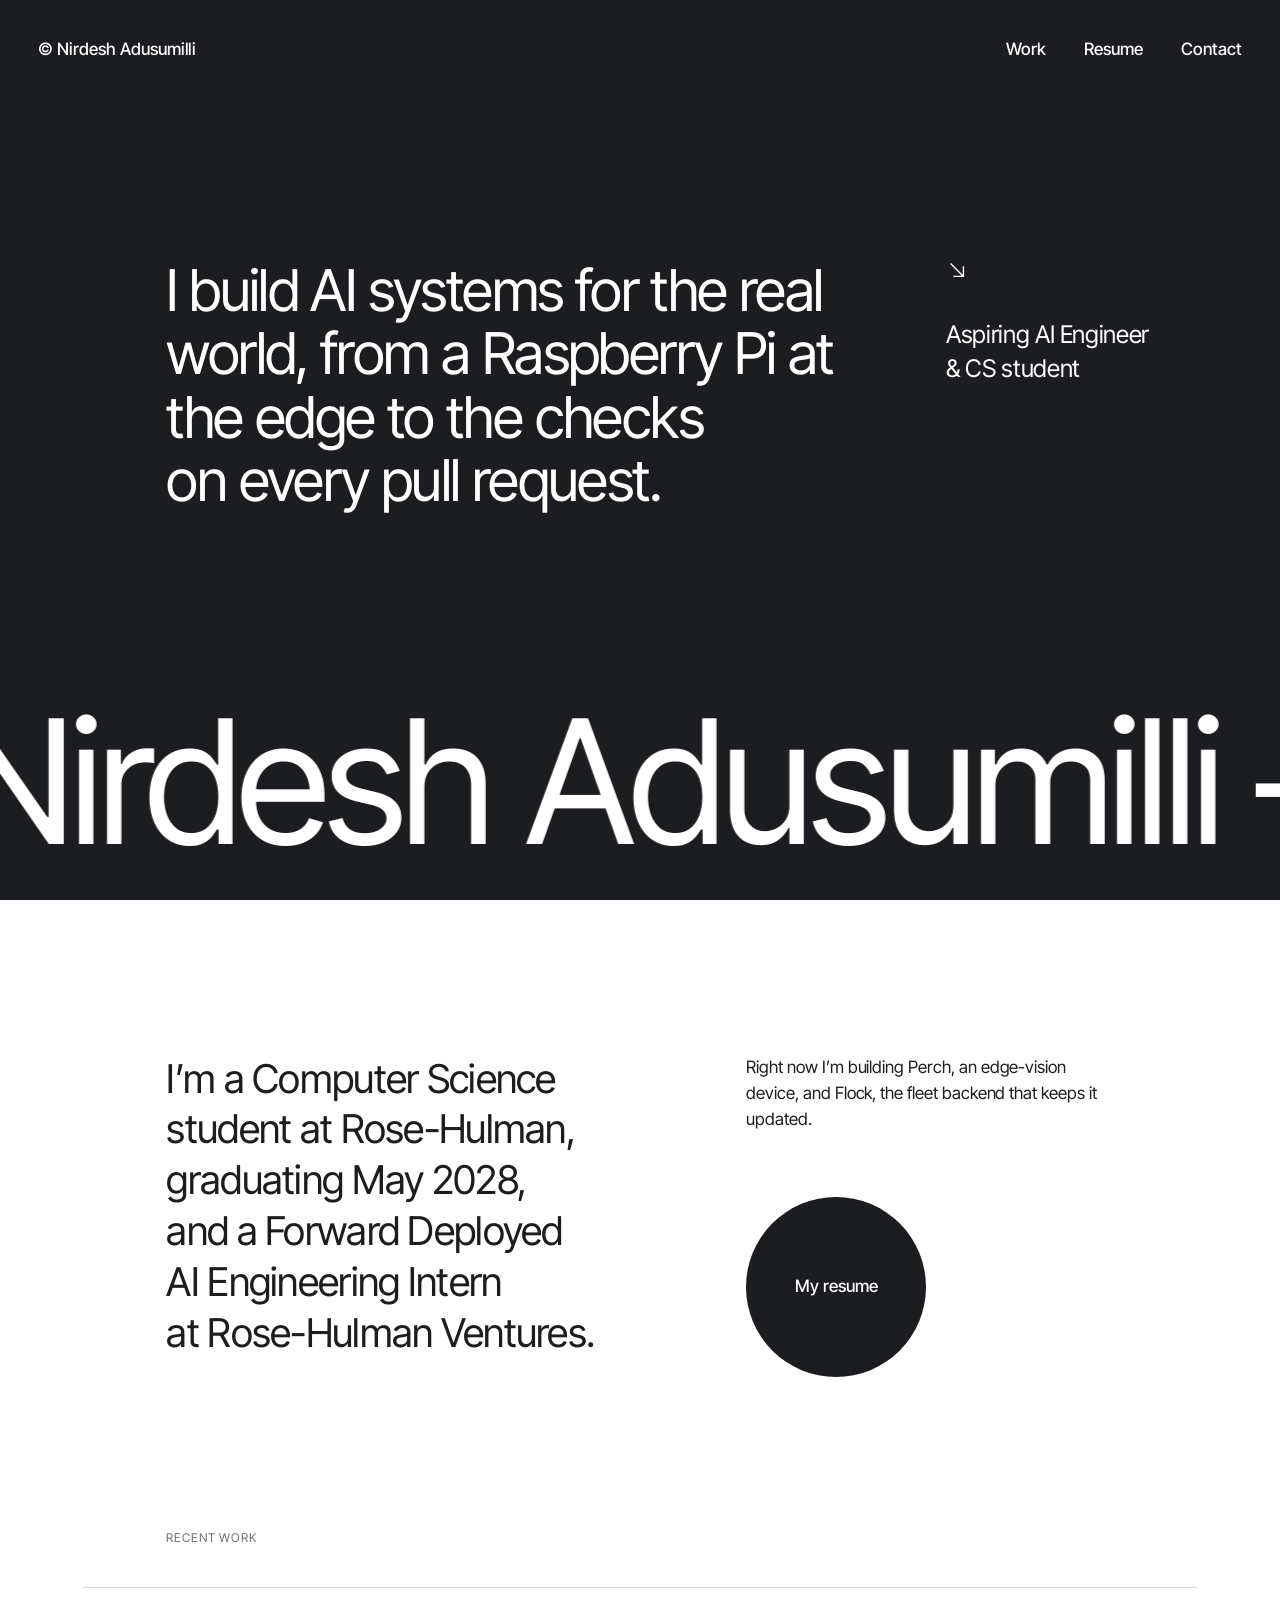
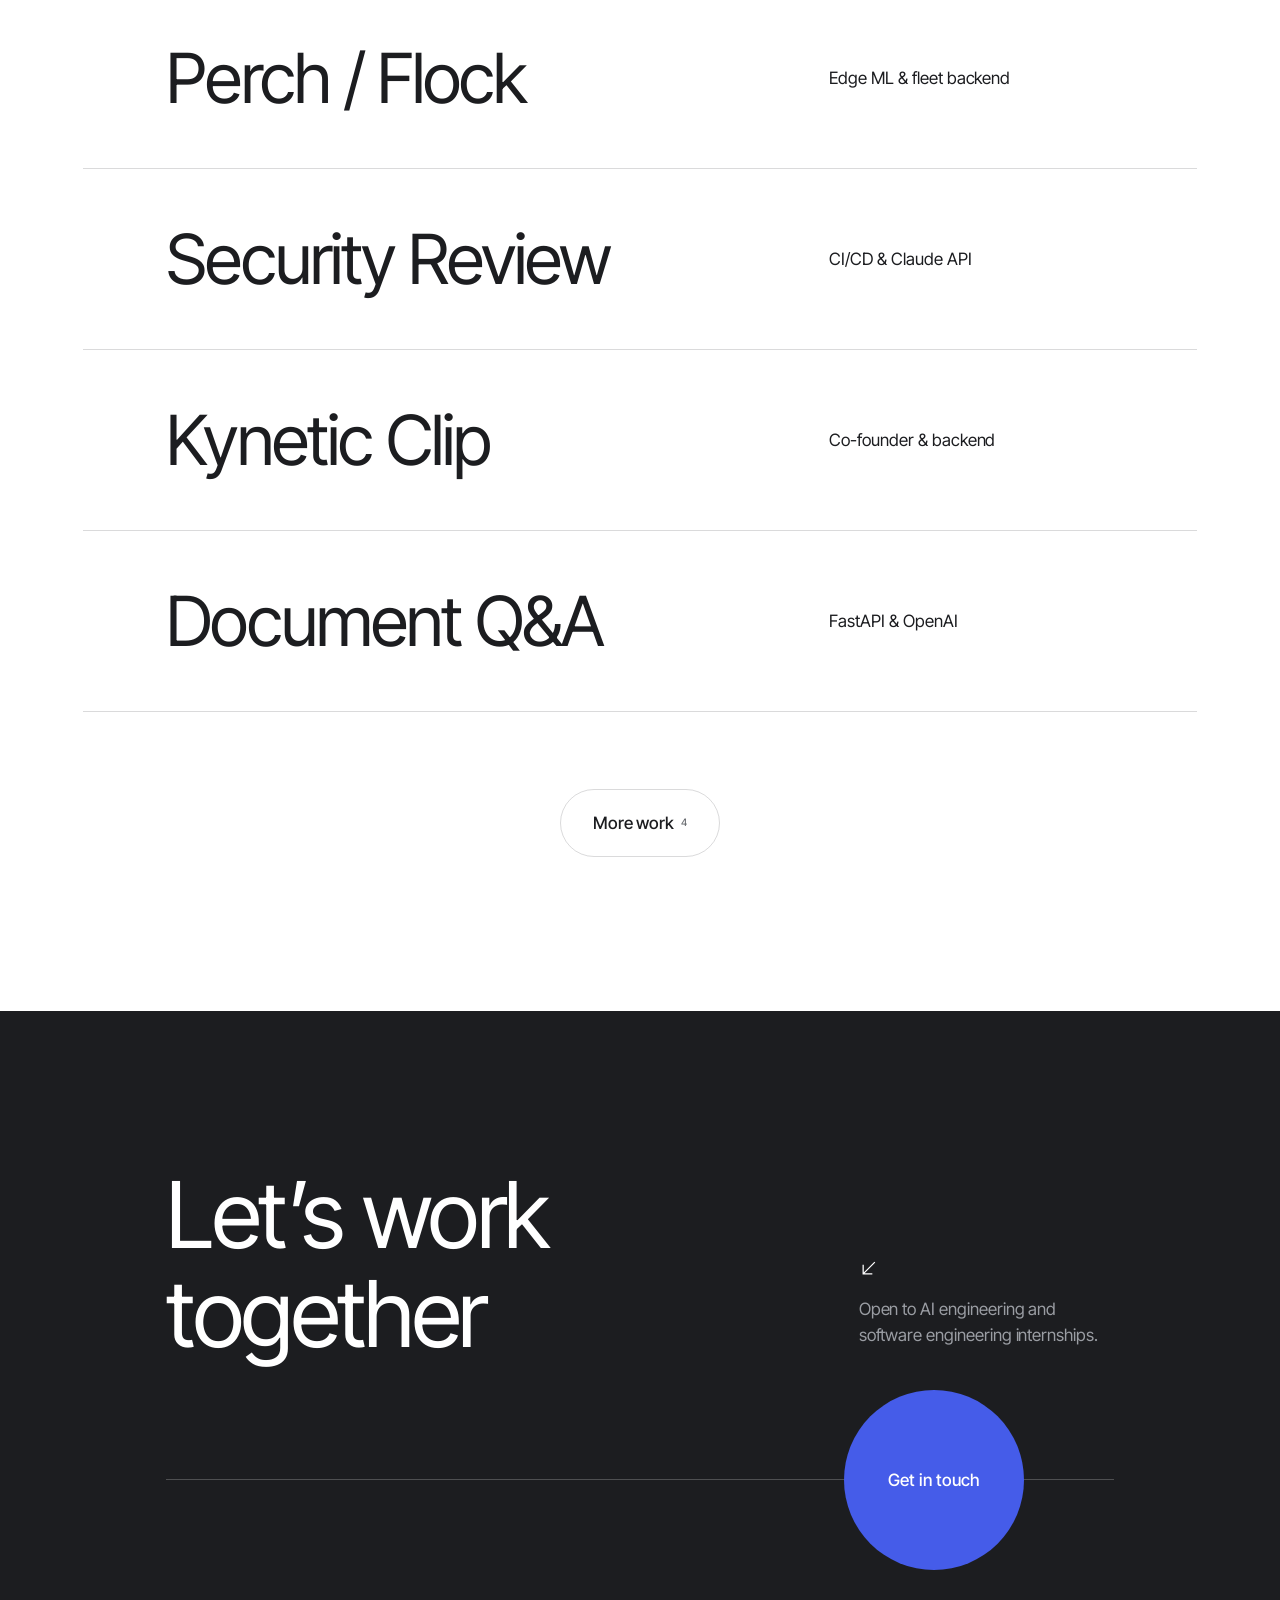
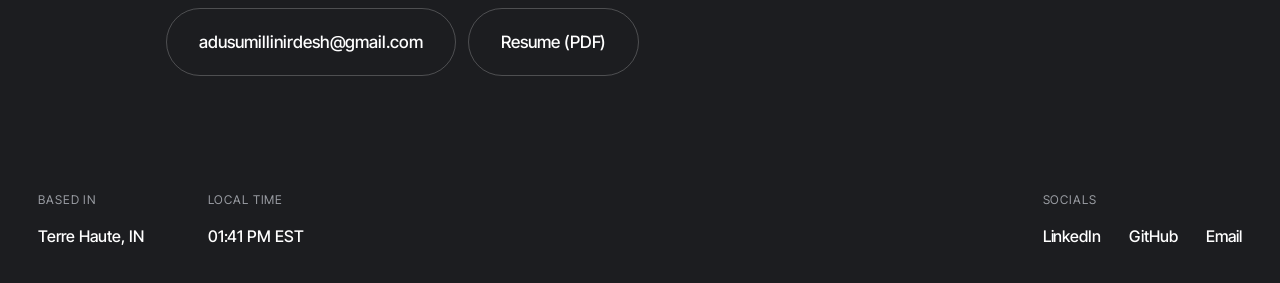
<file: index.html>
<!DOCTYPE html>
<html lang="en">
<head>
<meta charset="utf-8">
<meta name="viewport" content="width=device-width, initial-scale=1">
<title>Nirdesh Adusumilli</title>
<meta name="description" content="Nirdesh Adusumilli, Computer Science student at Rose-Hulman (GPA 3.79, expected May 2028) and Forward Deployed AI Engineering Intern at Rose-Hulman Ventures.">
<meta property="og:title" content="Nirdesh Adusumilli">
<meta property="og:description" content="CS student at Rose-Hulman and Forward Deployed AI Engineering Intern at Rose-Hulman Ventures.">
<meta property="og:type" content="website">
<meta name="theme-color" content="#1c1d20">
<link rel="icon" href="data:image/svg+xml,%3Csvg xmlns='http://www.w3.org/2000/svg' viewBox='0 0 32 32'%3E%3Ccircle cx='16' cy='16' r='16' fill='%231c1d20'/%3E%3Ctext x='16' y='22' text-anchor='middle' font-family='Arial,sans-serif' font-size='17' fill='%23fff'%3EN%3C/text%3E%3C/svg%3E">
<link rel="preconnect" href="https://fonts.googleapis.com">
<link rel="preconnect" href="https://fonts.gstatic.com" crossorigin>
<link rel="stylesheet" href="https://fonts.googleapis.com/css2?family=Inter+Tight:wght@400..600&display=swap">
<link rel="stylesheet" href="styles.css">
<script src="components.js" defer></script>
<script src="script.js" defer></script>
</head>
<body>
<a class="skip" href="#main">Skip to content</a>
<site-nav tone="light"><noscript><header class="nav nav-light"><a class="brand" href="index.html">&copy; Nirdesh Adusumilli</a><nav class="nav-links" aria-label="Primary" style="display:flex"><a href="portfolio.html">Work</a><a href="resume.html">Resume</a></nav></header></noscript></site-nav>

<main id="main">

  <section class="hero" aria-labelledby="hero-h">
    <h1 class="sr-only" id="hero-h">Nirdesh Adusumilli</h1>
    <div class="hero-in">
      <p class="hero-lead">I build AI systems for the real world, from a <span class="nb">Raspberry Pi</span> at the edge to the checks on every <span class="nb">pull request.</span></p>
      <div class="hero-role">
        <svg viewBox="0 0 24 24" fill="none" stroke="currentColor" stroke-width="1.5" aria-hidden="true" focusable="false"><path d="M5 5l14 14M19 8v11H8"/></svg>
        <p>Aspiring AI Engineer <br>&amp; CS student</p>
      </div>
    </div>
    <div class="marq" aria-hidden="true"><span>Nirdesh Adusumilli &mdash;</span><span>Nirdesh Adusumilli &mdash;</span><span>Nirdesh Adusumilli &mdash;</span><span>Nirdesh Adusumilli &mdash;</span></div>
  </section>

  <section class="intro" aria-labelledby="intro-h">
    <h2 id="intro-h" data-r>I&rsquo;m a Computer Science student at <span class="nb">Rose-Hulman</span>, graduating May 2028, and a Forward Deployed AI Engineering Intern at <span class="nb">Rose-Hulman</span> Ventures.</h2>
    <div class="intro-side" data-r>
      <p>Right now I&rsquo;m building Perch, an <span class="nb">edge-vision</span> device, and Flock, the fleet backend that keeps it updated.</p>
      <a class="orb" data-mag href="resume.html"><span>My resume</span></a>
    </div>
  </section>

  <section class="work" aria-labelledby="work-h">
    <h2 class="label" id="work-h">Recent work</h2>
    <ul class="rows">
      <li><a class="row" href="portfolio.html#perch"><span class="row-t">Perch / Flock</span><span class="row-c">Edge ML &amp; fleet backend</span></a></li>
      <li><a class="row" href="portfolio.html#review"><span class="row-t">Security Review</span><span class="row-c">CI/CD &amp; Claude API</span></a></li>
      <li><a class="row" href="portfolio.html#kynetic"><span class="row-t">Kynetic Clip</span><span class="row-c">Co-founder &amp; backend</span></a></li>
      <li><a class="row" href="portfolio.html#docqa"><span class="row-t">Document Q&amp;A</span><span class="row-c">FastAPI &amp; OpenAI</span></a></li>
    </ul>
    <p class="work-more"><a class="pill" href="portfolio.html">More work <sup>4</sup></a></p>

    <div class="view-dot" aria-hidden="true"><span>View</span></div>
  </section>

</main>

<site-footer><noscript><footer class="foot" id="contact"><div class="foot-in"><h2 class="foot-h">Let&rsquo;s work<br>together</h2><div class="foot-pills"><a class="pill" href="mailto:adusumillinirdesh@gmail.com">adusumillinirdesh@gmail.com</a><a class="pill" href="https://www.linkedin.com/in/nirdeshadusumilli/" rel="noopener">LinkedIn</a><a class="pill" href="https://github.com/nirdeshadusumilli2007" rel="noopener">GitHub</a></div></div><div class="foot-bar"><div><h3>Based in</h3><p>Terre Haute, IN</p></div></div></footer></noscript></site-footer>
</body>
</html>
</file>
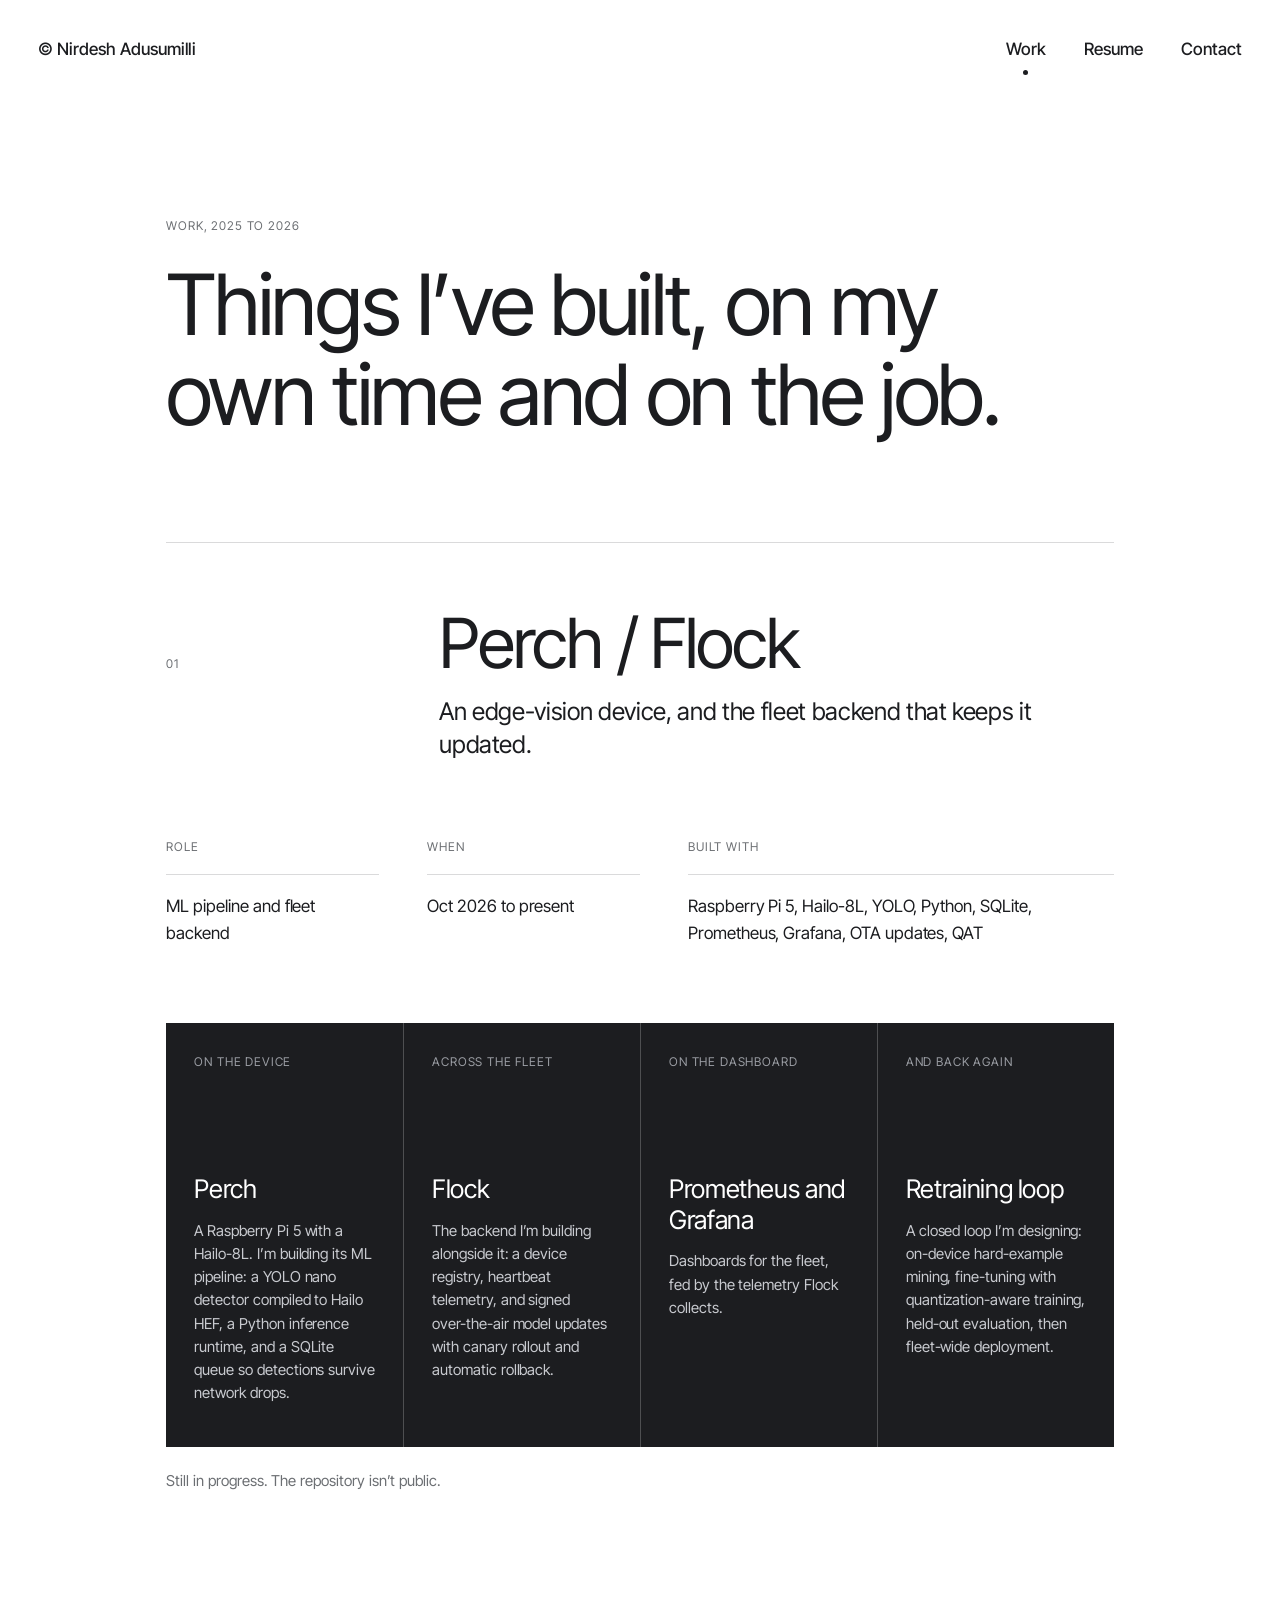
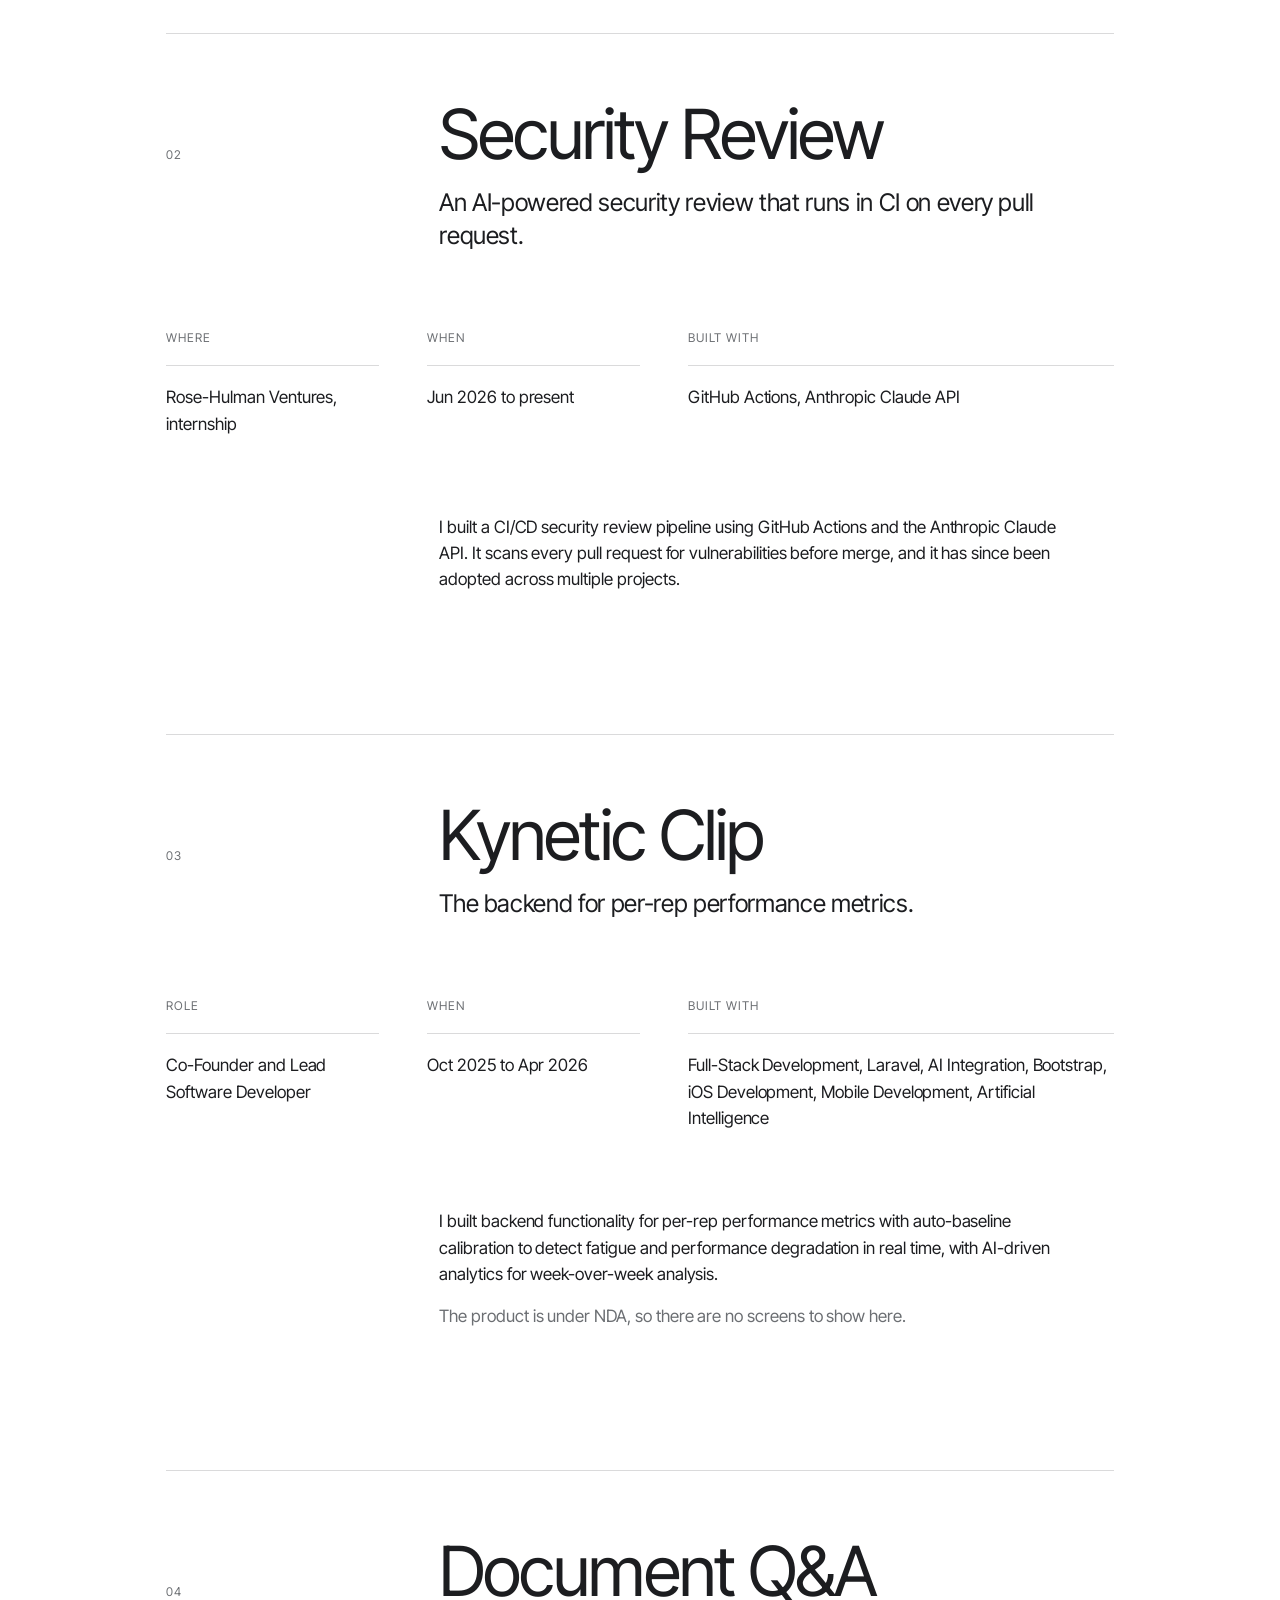
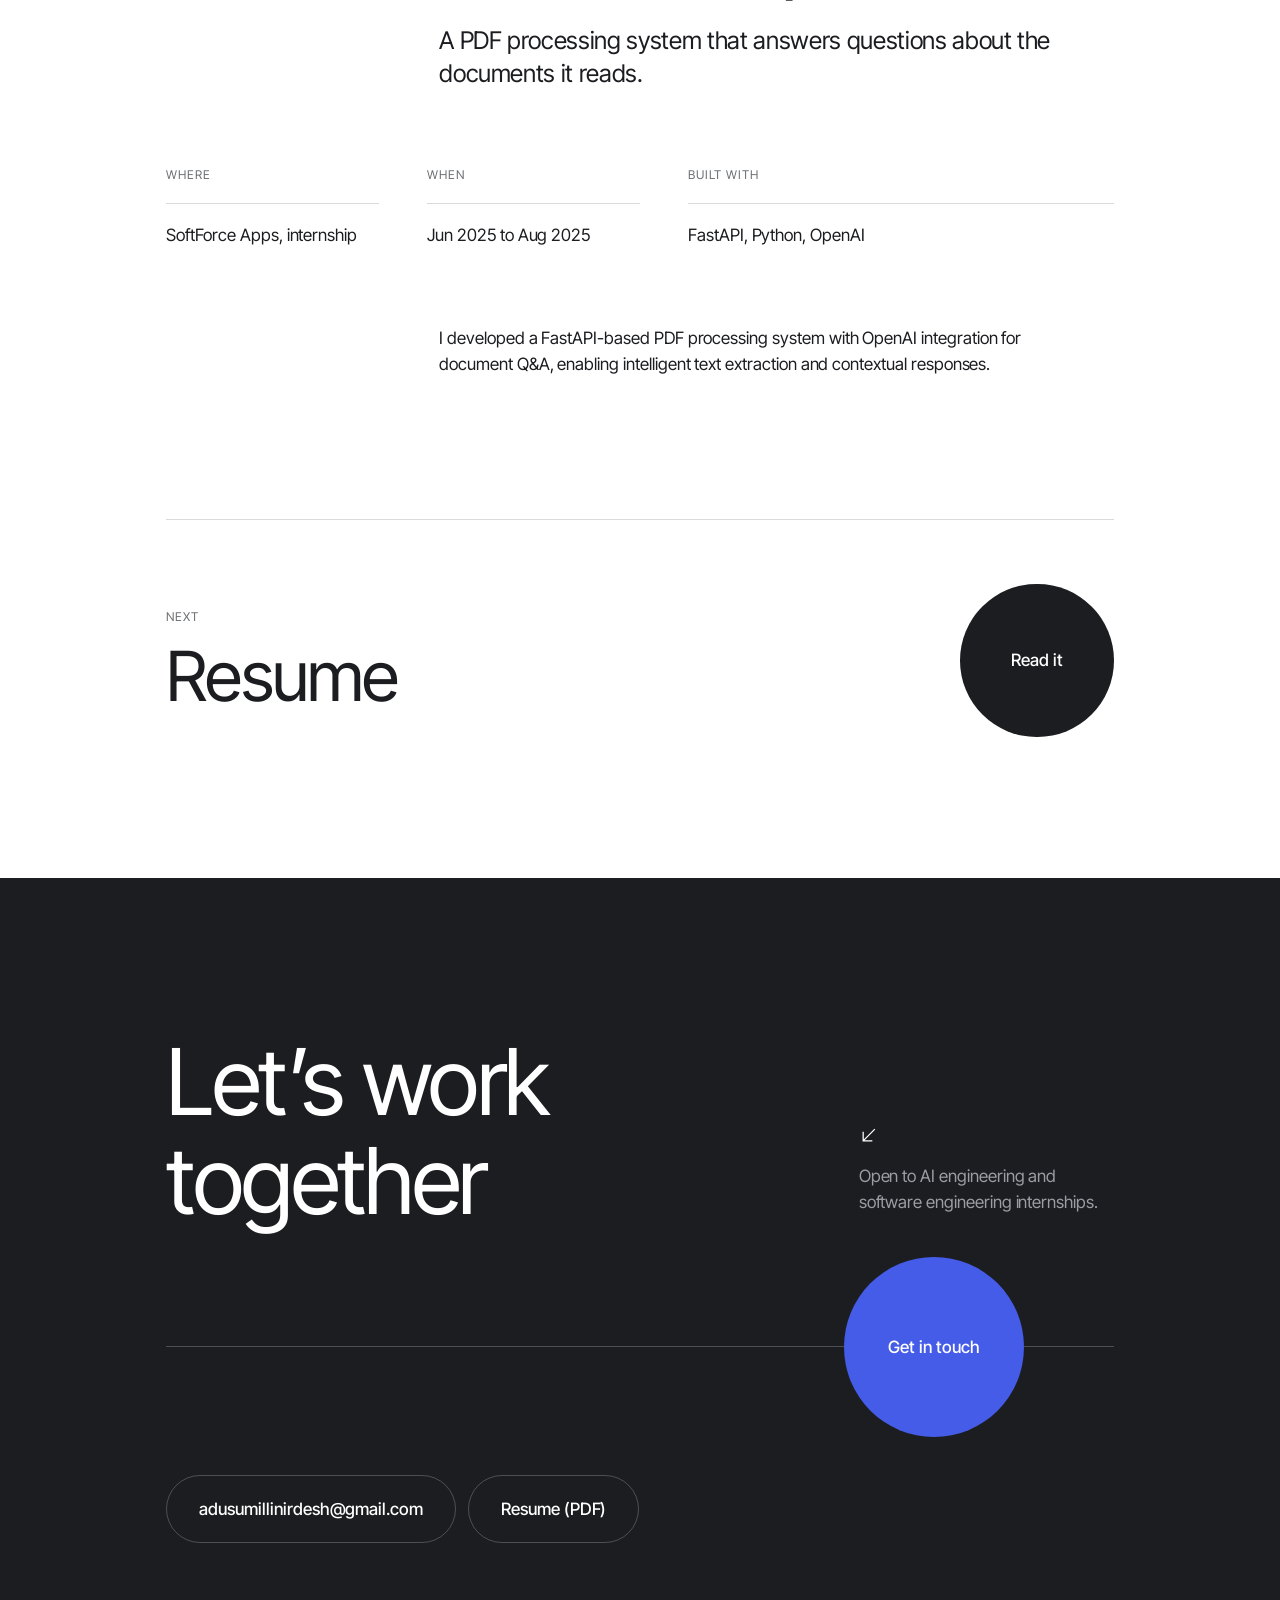
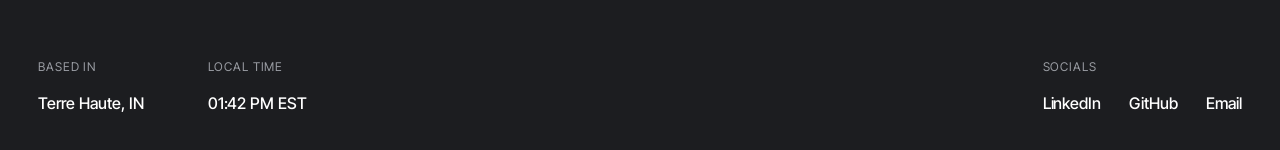
<file: portfolio.html>
<!DOCTYPE html>
<html lang="en">
<head>
<meta charset="utf-8">
<meta name="viewport" content="width=device-width, initial-scale=1">
<title>Work · Nirdesh Adusumilli</title>
<meta name="description" content="Work by Nirdesh Adusumilli: Perch/Flock, a Raspberry Pi 5 + Hailo-8L edge-vision device with its own fleet backend, a CI/CD security review pipeline, the Kynetic Clip backend and a document Q&amp;A system.">
<meta property="og:title" content="Work · Nirdesh Adusumilli">
<meta property="og:description" content="Perch/Flock edge-vision device and fleet backend, a CI/CD security review pipeline, the Kynetic Clip backend and a document Q&amp;A system.">
<meta property="og:type" content="website">
<meta name="theme-color" content="#ffffff">
<link rel="icon" href="data:image/svg+xml,%3Csvg xmlns='http://www.w3.org/2000/svg' viewBox='0 0 32 32'%3E%3Ccircle cx='16' cy='16' r='16' fill='%231c1d20'/%3E%3Ctext x='16' y='22' text-anchor='middle' font-family='Arial,sans-serif' font-size='17' fill='%23fff'%3EN%3C/text%3E%3C/svg%3E">
<link rel="preconnect" href="https://fonts.googleapis.com">
<link rel="preconnect" href="https://fonts.gstatic.com" crossorigin>
<link rel="stylesheet" href="https://fonts.googleapis.com/css2?family=Inter+Tight:wght@400..600&display=swap">
<link rel="stylesheet" href="styles.css">
<script src="components.js" defer></script>
<script src="script.js" defer></script>
</head>
<body>
<a class="skip" href="#main">Skip to content</a>
<site-nav><noscript><header class="nav"><a class="brand" href="index.html">&copy; Nirdesh Adusumilli</a><nav class="nav-links" aria-label="Primary" style="display:flex"><a href="portfolio.html" aria-current="page">Work</a><a href="resume.html">Resume</a></nav></header></noscript></site-nav>

<main id="main">

  <header class="page-head">
    <p class="label">Work, 2025 to 2026</p>
    <h1>Things I&rsquo;ve built, on my own time and on the job.</h1>
  </header>

  <article class="case" id="perch">
    <div class="case-top">
      <p class="label">01</p>
      <h2>Perch / Flock</h2>
      <p class="case-lead">An <span class="nb">edge-vision</span> device, and the fleet backend that keeps it updated.</p>
    </div>
    <dl class="case-meta" data-r>
      <div><dt>Role</dt><dd>ML pipeline and fleet backend</dd></div>
      <div><dt>When</dt><dd><time datetime="2026-10">Oct 2026</time> to present</dd></div>
      <div><dt>Built with</dt><dd>Raspberry Pi 5, <span class="nb">Hailo-8L</span>, YOLO, Python, SQLite, Prometheus, Grafana, OTA updates, QAT</dd></div>
    </dl>
    <ol class="steps" data-r>
      <li><p class="label">On the device</p><strong>Perch</strong><p>A Raspberry Pi 5 with a <span class="nb">Hailo-8L</span>. I&rsquo;m building its ML pipeline: a YOLO nano detector compiled to Hailo HEF, a Python inference runtime, and a SQLite queue so detections survive network drops.</p></li>
      <li><p class="label">Across the fleet</p><strong>Flock</strong><p>The backend I&rsquo;m building alongside it: a device registry, heartbeat telemetry, and signed <span class="nb">over-the-air</span> model updates with canary rollout and automatic rollback.</p></li>
      <li><p class="label">On the dashboard</p><strong>Prometheus and Grafana</strong><p>Dashboards for the fleet, fed by the telemetry Flock collects.</p></li>
      <li><p class="label">And back again</p><strong>Retraining loop</strong><p>A closed loop I&rsquo;m designing: <span class="nb">on-device</span> <span class="nb">hard-example</span> mining, <span class="nb">fine-tuning</span> with <span class="nb">quantization-aware</span> training, <span class="nb">held-out</span> evaluation, then <span class="nb">fleet-wide</span> deployment.</p></li>
    </ol>
    <p class="case-foot">Still in progress. The repository isn&rsquo;t public.</p>
  </article>

  <article class="case" id="review">
    <div class="case-top">
      <p class="label">02</p>
      <h2>Security Review</h2>
      <p class="case-lead">An <span class="nb">AI-powered</span> security review that runs in CI on every pull request.</p>
    </div>
    <dl class="case-meta" data-r>
      <div><dt>Where</dt><dd><span class="nb">Rose-Hulman</span> Ventures, internship</dd></div>
      <div><dt>When</dt><dd><time datetime="2026-06">Jun 2026</time> to present</dd></div>
      <div><dt>Built with</dt><dd>GitHub Actions, Anthropic Claude API</dd></div>
    </dl>
    <div class="case-text" data-r>
      <p>I built a CI/CD security review pipeline using GitHub Actions and the Anthropic Claude API. It scans every pull request for vulnerabilities before merge, and it has since been adopted across multiple projects.</p>
    </div>
  </article>

  <article class="case" id="kynetic">
    <div class="case-top">
      <p class="label">03</p>
      <h2>Kynetic Clip</h2>
      <p class="case-lead">The backend for <span class="nb">per-rep</span> performance metrics.</p>
    </div>
    <dl class="case-meta" data-r>
      <div><dt>Role</dt><dd><span class="nb">Co-Founder</span> and Lead Software Developer</dd></div>
      <div><dt>When</dt><dd><time datetime="2025-10">Oct 2025</time> to <time datetime="2026-04">Apr 2026</time></dd></div>
      <div><dt>Built with</dt><dd>Full-Stack Development, Laravel, AI Integration, Bootstrap, iOS Development, Mobile Development, Artificial Intelligence</dd></div>
    </dl>
    <div class="case-text" data-r>
      <p>I built backend functionality for <span class="nb">per-rep</span> performance metrics with <span class="nb">auto-baseline</span> calibration to detect fatigue and performance degradation in real time, with <span class="nb">AI-driven</span> analytics for <span class="nb">week-over-week</span> analysis.</p>
      <p>The product is under NDA, so there are no screens to show here.</p>
    </div>
  </article>

  <article class="case" id="docqa">
    <div class="case-top">
      <p class="label">04</p>
      <h2>Document Q&amp;A</h2>
      <p class="case-lead">A PDF processing system that answers questions about the documents it reads.</p>
    </div>
    <dl class="case-meta" data-r>
      <div><dt>Where</dt><dd>SoftForce Apps, internship</dd></div>
      <div><dt>When</dt><dd><time datetime="2025-06">Jun 2025</time> to <time datetime="2025-08">Aug 2025</time></dd></div>
      <div><dt>Built with</dt><dd>FastAPI, Python, OpenAI</dd></div>
    </dl>
    <div class="case-text" data-r>
      <p>I developed a <span class="nb">FastAPI-based</span> PDF processing system with OpenAI integration for document Q&amp;A, enabling intelligent text extraction and contextual responses.</p>
    </div>
  </article>

  <a class="next" href="resume.html">
    <span><span class="label">Next</span><span class="next-t">Resume</span></span>
    <span class="orb" data-mag aria-hidden="true"><span>Read it</span></span>
  </a>

</main>

<site-footer><noscript><footer class="foot" id="contact"><div class="foot-in"><h2 class="foot-h">Let&rsquo;s work<br>together</h2><div class="foot-pills"><a class="pill" href="mailto:adusumillinirdesh@gmail.com">adusumillinirdesh@gmail.com</a><a class="pill" href="https://www.linkedin.com/in/nirdeshadusumilli/" rel="noopener">LinkedIn</a><a class="pill" href="https://github.com/nirdeshadusumilli2007" rel="noopener">GitHub</a></div></div><div class="foot-bar"><div><h3>Based in</h3><p>Terre Haute, IN</p></div></div></footer></noscript></site-footer>
</body>
</html>
</file>
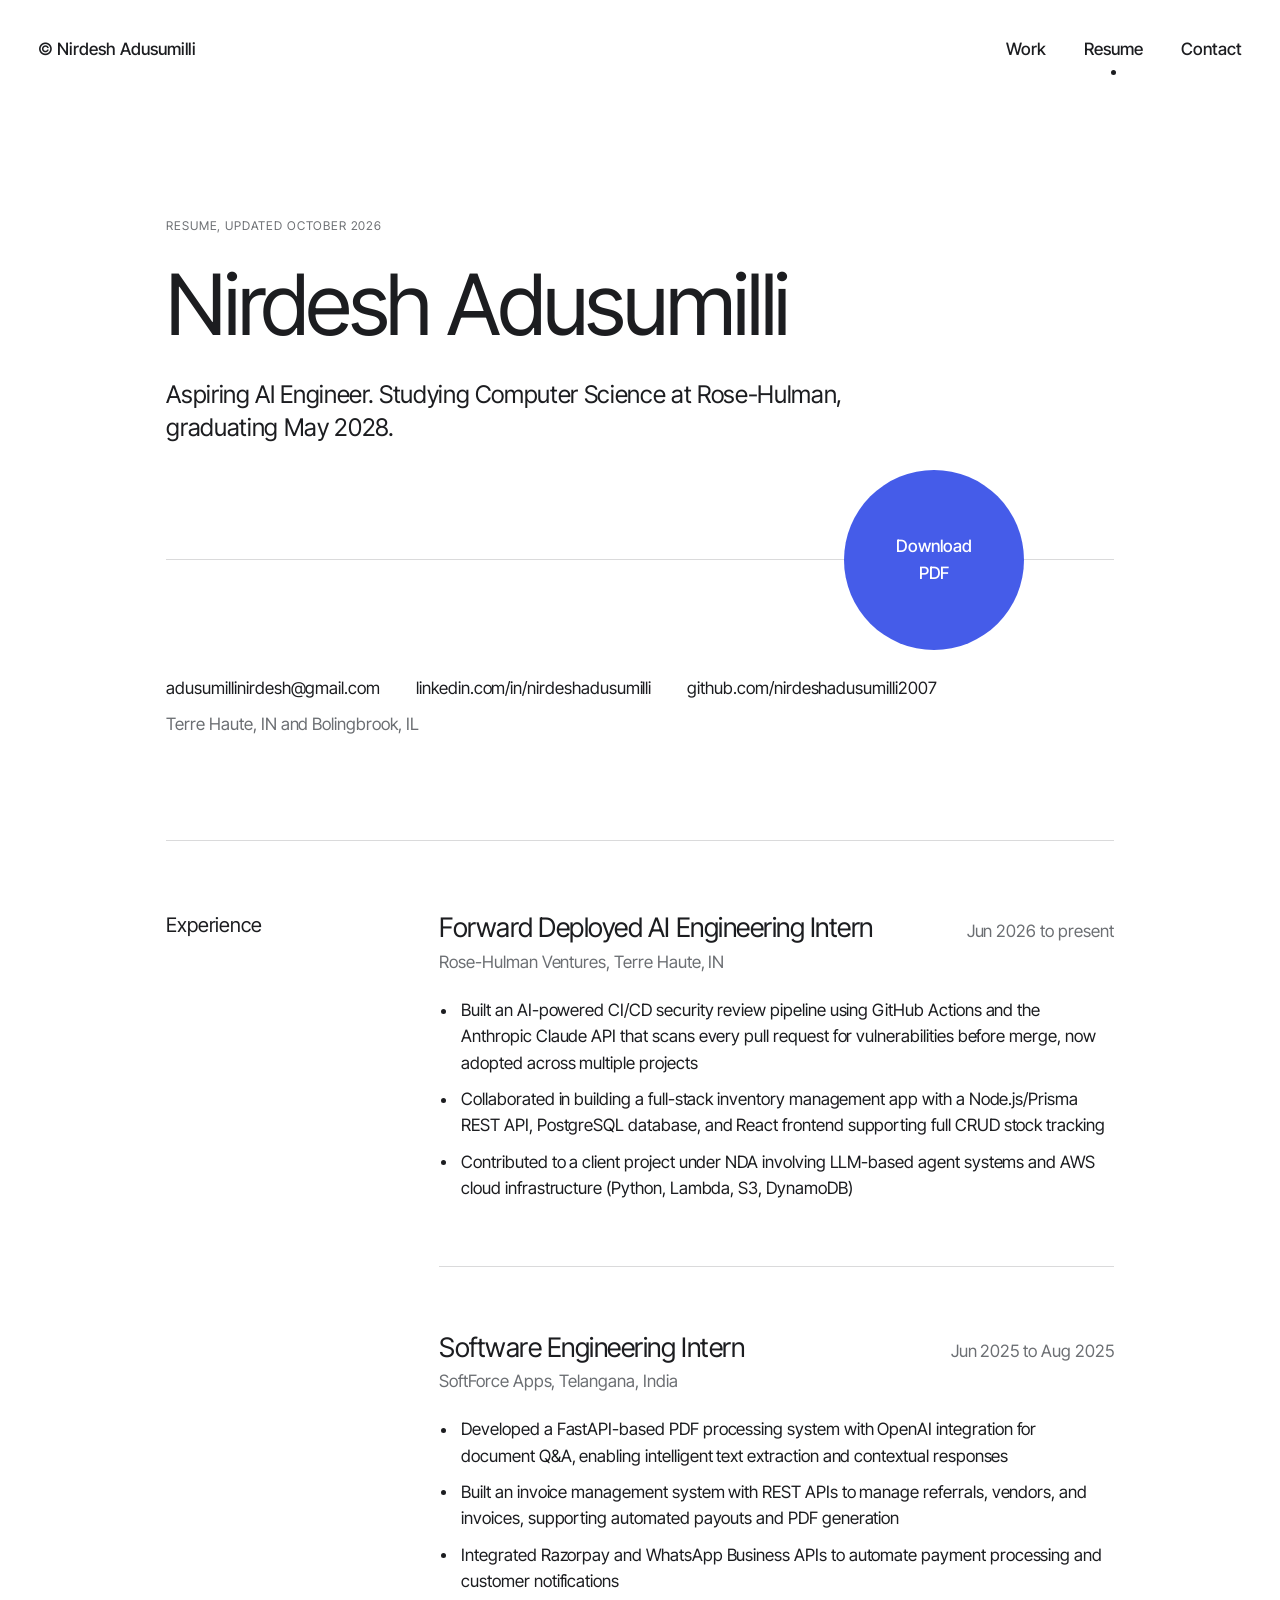
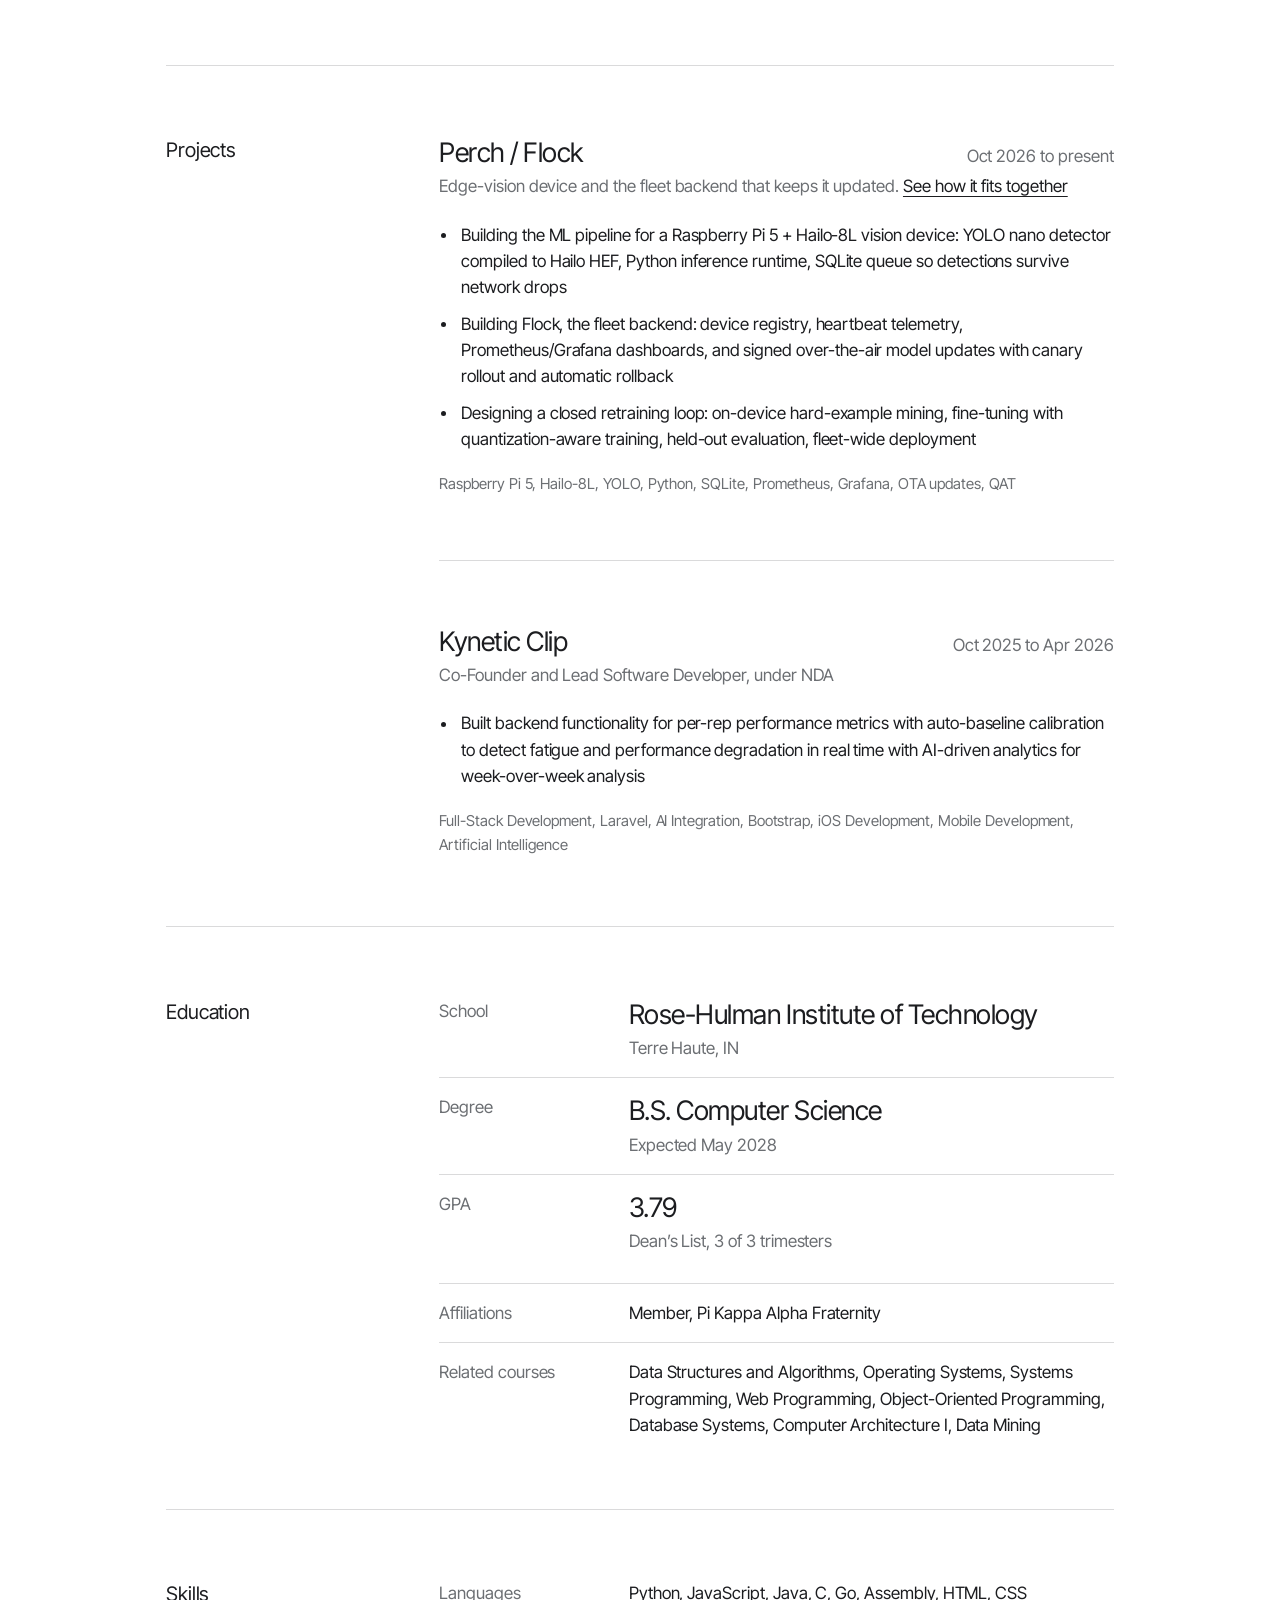
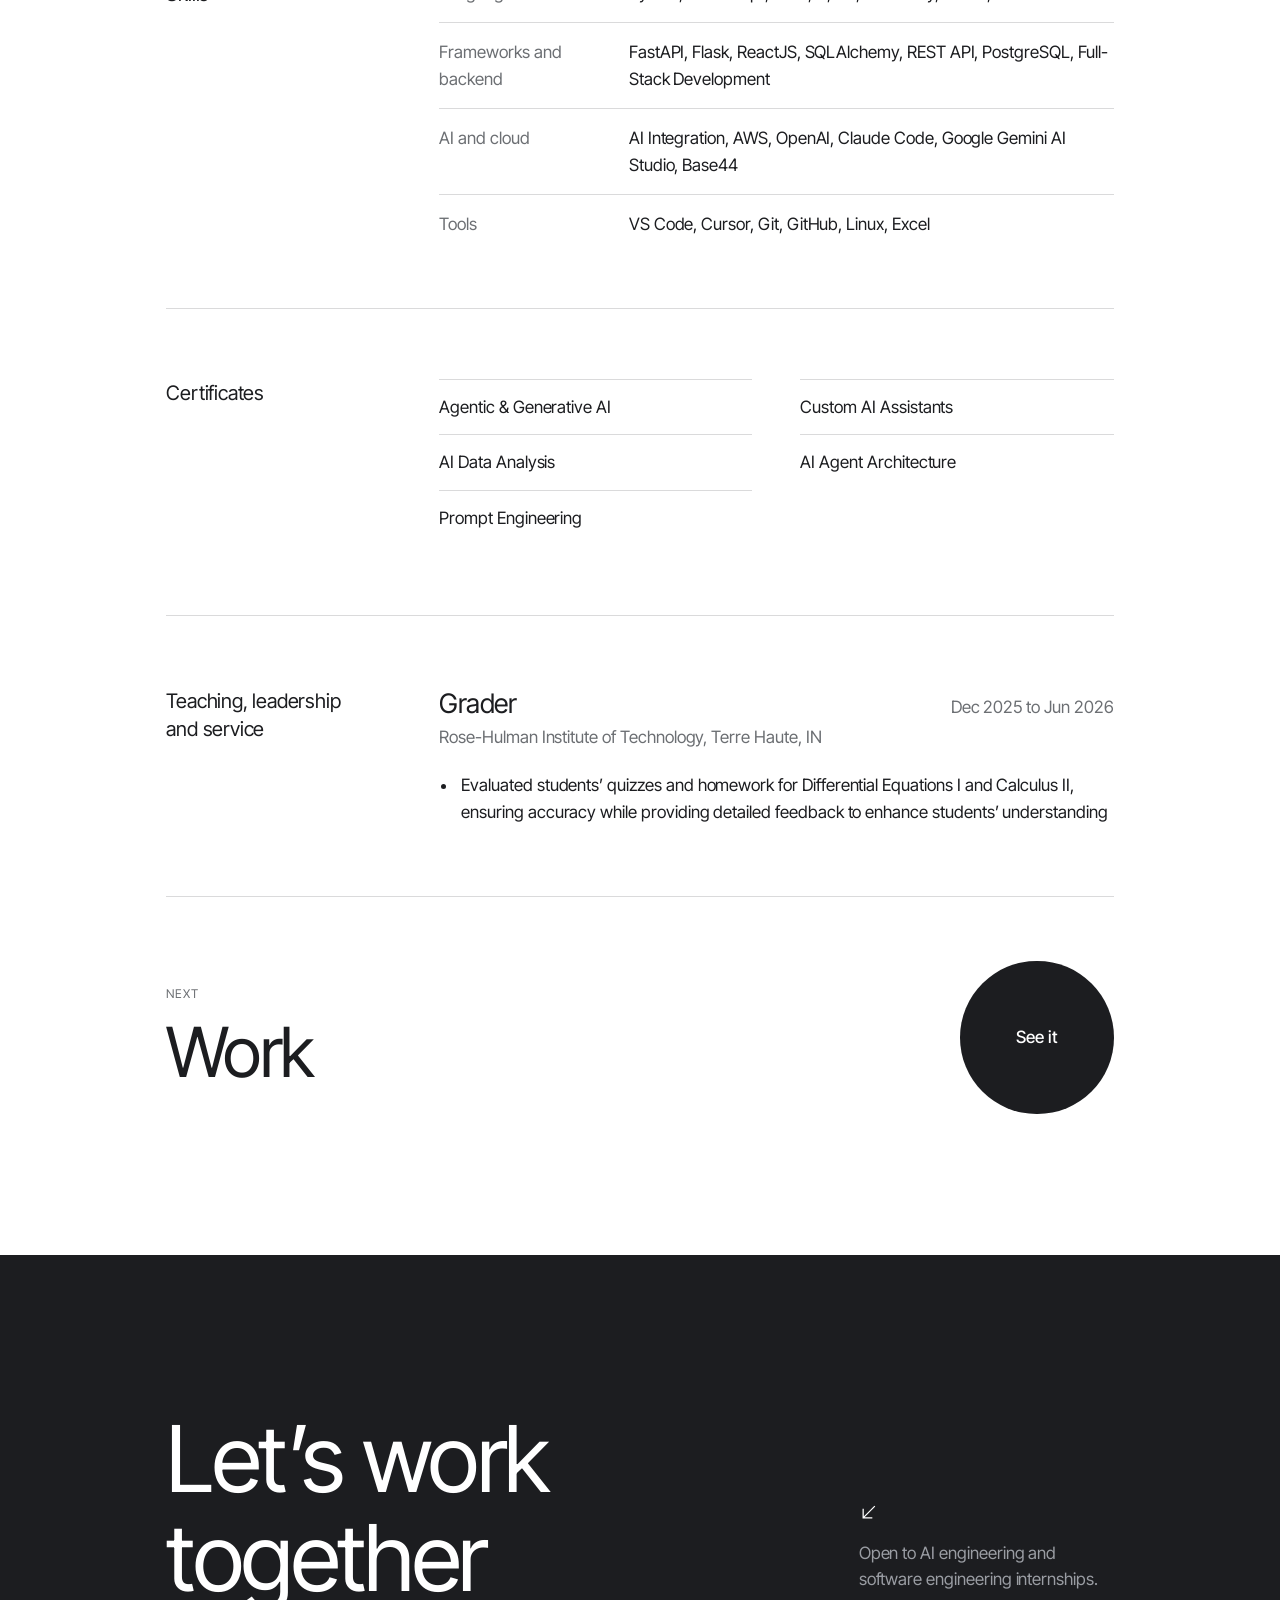
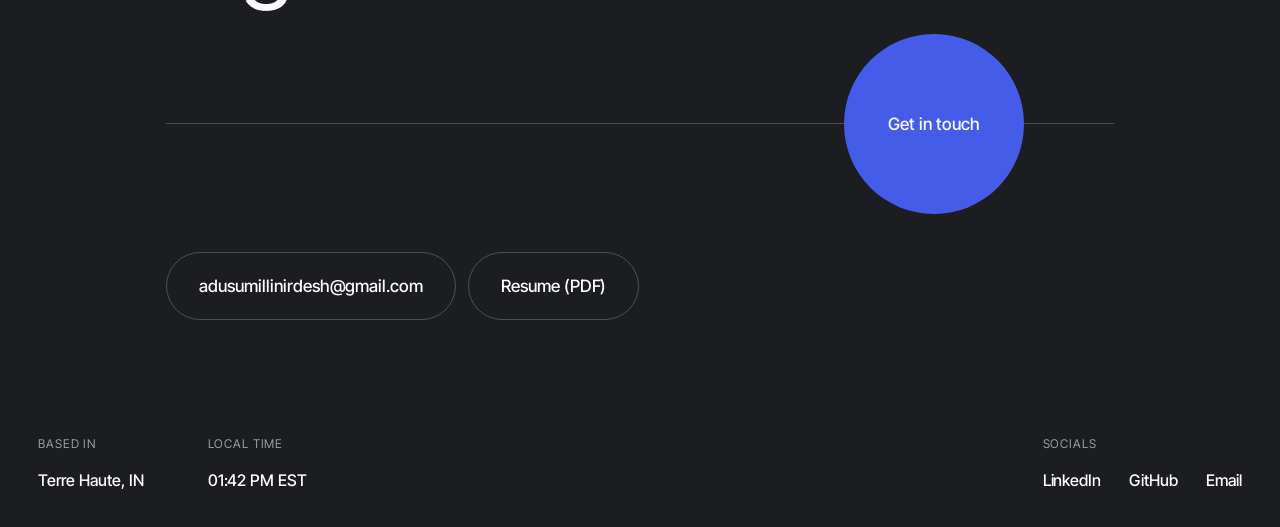
<file: resume.html>
<!DOCTYPE html>
<html lang="en">
<head>
<meta charset="utf-8">
<meta name="viewport" content="width=device-width, initial-scale=1">
<title>Resume · Nirdesh Adusumilli</title>
<meta name="description" content="Resume of Nirdesh Adusumilli: B.S. Computer Science at Rose-Hulman (expected May 2028, GPA 3.79, Dean's List 3 of 3), Forward Deployed AI Engineering Intern at Rose-Hulman Ventures, projects, skills, certificates and teaching.">
<meta property="og:title" content="Resume · Nirdesh Adusumilli">
<meta property="og:description" content="Experience, projects, education, skills and certificates of an aspiring AI engineer at Rose-Hulman, open to AI and software engineering internships.">
<meta property="og:type" content="website">
<meta name="theme-color" content="#ffffff">
<link rel="icon" href="data:image/svg+xml,%3Csvg xmlns='http://www.w3.org/2000/svg' viewBox='0 0 32 32'%3E%3Ccircle cx='16' cy='16' r='16' fill='%231c1d20'/%3E%3Ctext x='16' y='22' text-anchor='middle' font-family='Arial,sans-serif' font-size='17' fill='%23fff'%3EN%3C/text%3E%3C/svg%3E">
<link rel="preconnect" href="https://fonts.googleapis.com">
<link rel="preconnect" href="https://fonts.gstatic.com" crossorigin>
<link rel="stylesheet" href="https://fonts.googleapis.com/css2?family=Inter+Tight:wght@400..600&display=swap">
<link rel="stylesheet" href="styles.css">
<script src="components.js" defer></script>
<script src="script.js" defer></script>
</head>
<body>
<a class="skip" href="#main">Skip to content</a>
<site-nav><noscript><header class="nav"><a class="brand" href="index.html">&copy; Nirdesh Adusumilli</a><nav class="nav-links" aria-label="Primary" style="display:flex"><a href="portfolio.html">Work</a><a href="resume.html" aria-current="page">Resume</a></nav></header></noscript></site-nav>

<main id="main">

  <header class="page-head">
    <p class="label">Resume, updated October 2026</p>
    <h1>Nirdesh Adusumilli</h1>
    <p class="cv-role">Aspiring AI Engineer. Studying Computer Science at <span class="nb">Rose-Hulman</span>, graduating May 2028.</p>
    <div class="cv-line"><a class="orb orb-accent" data-mag href="Nirdesh_Adusumilli_Resume.pdf" download><span>Download<br>PDF</span></a></div>
    <ul class="cv-contact">
      <li><a class="ul" href="mailto:adusumillinirdesh@gmail.com">adusumillinirdesh@gmail.com</a></li>
      <li><a class="ul" href="https://www.linkedin.com/in/nirdeshadusumilli/" rel="noopener">linkedin.com/in/nirdeshadusumilli</a></li>
      <li><a class="ul" href="https://github.com/nirdeshadusumilli2007" rel="noopener">github.com/nirdeshadusumilli2007</a></li>
      <li class="loc">Terre Haute, IN and Bolingbrook, IL</li>
    </ul>
  </header>

  <section class="cv-sec" id="experience" aria-labelledby="h-exp">
    <h2 id="h-exp">Experience</h2>
    <div class="cv-body">
      <article class="job" data-r>
        <div class="job-head">
          <h3>Forward Deployed AI Engineering Intern</h3>
          <p class="when"><time datetime="2026-06">Jun 2026</time> to present</p>
          <p class="org"><span class="nb">Rose-Hulman</span> Ventures, Terre Haute, IN</p>
        </div>
        <ul class="pts">
          <li>Built an AI-powered CI/CD security review pipeline using GitHub Actions and the Anthropic Claude API that scans every pull request for vulnerabilities before merge, now adopted across multiple projects</li>
          <li>Collaborated in building a full-stack inventory management app with a Node.js/Prisma REST API, PostgreSQL database, and React frontend supporting full CRUD stock tracking</li>
          <li>Contributed to a client project under NDA involving LLM-based agent systems and AWS cloud infrastructure (Python, Lambda, S3, DynamoDB)</li>
        </ul>
      </article>
      <article class="job" data-r>
        <div class="job-head">
          <h3>Software Engineering Intern</h3>
          <p class="when"><time datetime="2025-06">Jun 2025</time> to <time datetime="2025-08">Aug 2025</time></p>
          <p class="org">SoftForce Apps, Telangana, India</p>
        </div>
        <ul class="pts">
          <li>Developed a FastAPI-based PDF processing system with OpenAI integration for document Q&amp;A, enabling intelligent text extraction and contextual responses</li>
          <li>Built an invoice management system with REST APIs to manage referrals, vendors, and invoices, supporting automated payouts and PDF generation</li>
          <li>Integrated Razorpay and WhatsApp Business APIs to automate payment processing and customer notifications</li>
        </ul>
      </article>
    </div>
  </section>

  <section class="cv-sec" id="projects" aria-labelledby="h-proj">
    <h2 id="h-proj">Projects</h2>
    <div class="cv-body">
      <article class="job" data-r>
        <div class="job-head">
          <h3>Perch / Flock</h3>
          <p class="when"><time datetime="2026-10">Oct 2026</time> to present</p>
          <p class="org"><span class="nb">Edge-vision</span> device and the fleet backend that keeps it updated. <a href="portfolio.html#perch">See how it fits together</a></p>
        </div>
        <ul class="pts">
          <li>Building the ML pipeline for a Raspberry Pi 5 + <span class="nb">Hailo-8L</span> vision device: YOLO nano detector compiled to Hailo HEF, Python inference runtime, SQLite queue so detections survive network drops</li>
          <li>Building Flock, the fleet backend: device registry, heartbeat telemetry, Prometheus/Grafana dashboards, and signed over-the-air model updates with canary rollout and automatic rollback</li>
          <li>Designing a closed retraining loop: on-device hard-example mining, fine-tuning with quantization-aware training, held-out evaluation, fleet-wide deployment</li>
        </ul>
        <p class="stack">Raspberry Pi 5, Hailo-8L, YOLO, Python, SQLite, Prometheus, Grafana, OTA updates, QAT</p>
      </article>
      <article class="job" data-r>
        <div class="job-head">
          <h3>Kynetic Clip</h3>
          <p class="when"><time datetime="2025-10">Oct 2025</time> to <time datetime="2026-04">Apr 2026</time></p>
          <p class="org"><span class="nb">Co-Founder</span> and Lead Software Developer, under NDA</p>
        </div>
        <ul class="pts">
          <li>Built backend functionality for per-rep performance metrics with auto-baseline calibration to detect fatigue and performance degradation in real time with AI-driven analytics for week-over-week analysis</li>
        </ul>
        <p class="stack">Full-Stack Development, Laravel, AI Integration, Bootstrap, iOS Development, Mobile Development, Artificial Intelligence</p>
      </article>
    </div>
  </section>

  <section class="cv-sec" id="education" aria-labelledby="h-edu">
    <h2 id="h-edu">Education</h2>
    <div class="cv-body" data-r>
      <dl class="facts facts-big">
        <div><dt>School</dt><dd><span class="nb">Rose-Hulman</span> Institute of Technology<small>Terre Haute, IN</small></dd></div>
        <div><dt>Degree</dt><dd>B.S. Computer Science<small>Expected <time datetime="2028-05">May 2028</time></small></dd></div>
        <div><dt>GPA</dt><dd>3.79<small>Dean&rsquo;s List, 3 of 3 trimesters</small></dd></div>
      </dl>
      <dl class="facts facts-more">
        <div><dt>Affiliations</dt><dd>Member, Pi Kappa Alpha Fraternity</dd></div>
        <div><dt>Related courses</dt><dd>Data Structures and Algorithms, Operating Systems, Systems Programming, Web Programming, Object-Oriented Programming, Database Systems, Computer Architecture I, Data Mining</dd></div>
      </dl>
    </div>
  </section>

  <section class="cv-sec" id="skills" aria-labelledby="h-skills">
    <h2 id="h-skills">Skills</h2>
    <div class="cv-body" data-r>
      <dl class="facts">
        <div><dt>Languages</dt><dd>Python, JavaScript, Java, C, Go, Assembly, HTML, CSS</dd></div>
        <div><dt>Frameworks and backend</dt><dd>FastAPI, Flask, ReactJS, SQLAlchemy, REST API, PostgreSQL, Full-Stack Development</dd></div>
        <div><dt>AI and cloud</dt><dd>AI Integration, AWS, OpenAI, Claude Code, Google Gemini AI Studio, Base44</dd></div>
        <div><dt>Tools</dt><dd>VS Code, Cursor, Git, GitHub, Linux, Excel</dd></div>
      </dl>
    </div>
  </section>

  <section class="cv-sec" id="certificates" aria-labelledby="h-cert">
    <h2 id="h-cert">Certificates</h2>
    <div class="cv-body" data-r>
      <ul class="certs">
        <li>Agentic &amp; Generative AI</li>
        <li>AI Data Analysis</li>
        <li>Prompt Engineering</li>
        <li>Custom AI Assistants</li>
        <li>AI Agent Architecture</li>
      </ul>
    </div>
  </section>

  <section class="cv-sec" id="teaching" aria-labelledby="h-teach">
    <h2 id="h-teach">Teaching, leadership and service</h2>
    <div class="cv-body">
      <article class="job" data-r>
        <div class="job-head">
          <h3>Grader</h3>
          <p class="when"><time datetime="2025-12">Dec 2025</time> to <time datetime="2026-06">Jun 2026</time></p>
          <p class="org"><span class="nb">Rose-Hulman</span> Institute of Technology, Terre Haute, IN</p>
        </div>
        <ul class="pts">
          <li>Evaluated students&rsquo; quizzes and homework for Differential Equations I and Calculus II, ensuring accuracy while providing detailed feedback to enhance students&rsquo; understanding</li>
        </ul>
      </article>
    </div>
  </section>

  <a class="next" href="portfolio.html">
    <span><span class="label">Next</span><span class="next-t">Work</span></span>
    <span class="orb" data-mag aria-hidden="true"><span>See it</span></span>
  </a>

</main>

<site-footer><noscript><footer class="foot" id="contact"><div class="foot-in"><h2 class="foot-h">Let&rsquo;s work<br>together</h2><div class="foot-pills"><a class="pill" href="mailto:adusumillinirdesh@gmail.com">adusumillinirdesh@gmail.com</a><a class="pill" href="https://www.linkedin.com/in/nirdeshadusumilli/" rel="noopener">LinkedIn</a><a class="pill" href="https://github.com/nirdeshadusumilli2007" rel="noopener">GitHub</a></div></div><div class="foot-bar"><div><h3>Based in</h3><p>Terre Haute, IN</p></div></div></footer></noscript></site-footer>
</body>
</html>
</file>
<file: styles.css>
/* Nirdesh Adusumilli, personal site.
   One typeface, one accent, a dark hero and a dark footer. */

:root {
  --ink: #1c1d20;
  --paper: #ffffff;
  --mute: #6c6f73;
  --line: rgba(28, 29, 32, .16);
  --accent: #455ce9;
  --accent-deep: #3246c4;
  --d-line: rgba(255, 255, 255, .22);
  --d-mute: #9a9da3;
  --pad: clamp(20px, 3vw, 44px);
  --gut: clamp(20px, 13vw, 230px);
  --ease: cubic-bezier(.76, 0, .24, 1);
  color-scheme: light;
}

*, *::before, *::after { box-sizing: border-box; }

html { -webkit-text-size-adjust: 100%; }

body {
  margin: 0;
  background: var(--paper);
  color: var(--ink);
  font: 400 17px/1.55 "Inter Tight", "Helvetica Neue", Helvetica, Arial, sans-serif;
  letter-spacing: -.003em;
  -webkit-font-smoothing: antialiased;
  overflow-x: clip;
}

img, svg { display: block; max-width: 100%; }
a { color: inherit; text-decoration: none; }
h1, h2, h3, p, ul, ol, dl, dd, figure { margin: 0; }
h1, h2, h3 { font-weight: 400; text-wrap: balance; }
ul, ol { padding: 0; list-style: none; }
button { font: inherit; color: inherit; letter-spacing: inherit; background: none; border: 0; padding: 0; cursor: pointer; }

:focus-visible { outline: 2px solid var(--accent); outline-offset: 4px; border-radius: 2px; }
.hero :focus-visible, .nav-light :focus-visible, .foot :focus-visible, .drawer :focus-visible, .steps :focus-visible { outline-color: #fff; }

.sr-only { position: absolute; width: 1px; height: 1px; margin: -1px; overflow: hidden; clip-path: inset(50%); white-space: nowrap; }

.skip { position: absolute; left: 12px; top: -80px; z-index: 100; padding: 10px 16px; background: var(--ink); color: #fff; border-radius: 6px; }
.skip:focus { top: 12px; }

.label { font-size: 12px; line-height: 1.4; letter-spacing: .07em; text-transform: uppercase; color: var(--mute); }

.nb { white-space: nowrap; }

/* text link with an underline that grows from the left */
.ul { background: linear-gradient(currentColor, currentColor) 0 100% / 0 1px no-repeat; transition: background-size .35s var(--ease); padding-bottom: 2px; }
.ul:hover, .ul:focus-visible { background-size: 100% 1px; }

/* ---------- round button ---------- */
.orb {
  position: relative; isolation: isolate; overflow: hidden;
  display: inline-grid; place-items: center;
  width: var(--d, 180px); height: var(--d, 180px);
  border-radius: 50%;
  background: var(--ink); color: #fff;
  font-weight: 500; text-align: center;
  transition: transform .6s cubic-bezier(.2, 1, .3, 1);
}
.orb::before {
  content: ""; position: absolute; inset: -1px; z-index: -1;
  border-radius: 50%; background: var(--accent);
  transform: translateY(102%);
  transition: transform .45s var(--ease);
}
.orb:hover::before, .orb:focus-visible::before { transform: none; }
.orb-accent { background: var(--accent); }
.orb-accent::before { background: var(--accent-deep); }

/* ---------- pill button ---------- */
.pill {
  position: relative; isolation: isolate; overflow: hidden;
  display: inline-flex; align-items: center; gap: 4px;
  padding: 20px 32px;
  border: 1px solid var(--line); border-radius: 999px;
  font-weight: 500;
  transition: color .3s, border-color .3s;
}
.pill::before {
  content: ""; position: absolute; inset: -1px; z-index: -1;
  background: var(--accent);
  transform: translateY(102%);
  transition: transform .45s var(--ease);
}
.pill:hover, .pill:focus-visible { color: #fff; border-color: var(--accent); }
.pill:hover::before, .pill:focus-visible::before { transform: none; }
.pill sup { font-size: .6em; color: var(--mute); margin-left: 3px; transition: color .3s; }
.pill:hover sup { color: #fff; }

/* ---------- top nav ---------- */
site-nav, site-footer { display: block; }

.nav {
  position: absolute; top: 0; left: 0; right: 0; z-index: 10;
  display: flex; align-items: center; justify-content: space-between; gap: 24px;
  padding: clamp(18px, 2.2vw, 30px) var(--pad);
  font-weight: 500;
}
.nav-light { color: #fff; }
.brand { padding: 8px 0; }
.nav-links { display: flex; gap: clamp(22px, 3vw, 44px); }
.nav-links a, .nav-menu { position: relative; padding: 8px 0; }
.nav-links a::after {
  content: ""; position: absolute; left: 50%; bottom: -4px;
  width: 5px; height: 5px; margin-left: -2.5px; border-radius: 50%;
  background: currentColor; transform: scale(0);
  transition: transform .3s var(--ease);
}
.nav-links a:hover::after, .nav-links a[aria-current="page"]::after { transform: scale(1); }
.nav-menu { display: none; font-weight: 500; }
.nav-menu::before { content: ""; display: inline-block; width: 5px; height: 5px; margin-right: 10px; border-radius: 50%; background: currentColor; vertical-align: middle; }

/* round menu button: appears once the top nav has scrolled away */
.menu-btn {
  position: fixed; top: clamp(14px, 2vw, 28px); right: clamp(14px, 2vw, 28px); z-index: 60;
  width: clamp(58px, 5.4vw, 78px); height: clamp(58px, 5.4vw, 78px);
  border-radius: 50%; background: var(--ink);
  box-shadow: 0 0 0 1px rgba(255, 255, 255, .2);
  display: grid; place-items: center;
  scale: 0; visibility: hidden;
  transition: scale .4s var(--ease), visibility 0s .4s, background .3s, transform .6s cubic-bezier(.2, 1, .3, 1);
}
.scrolled .menu-btn, .menu-open .menu-btn { scale: 1; visibility: visible; transition-delay: 0s; }
.menu-open .menu-btn { background: var(--accent); }
.menu-btn i { position: absolute; width: 36%; height: 1px; background: #fff; transition: transform .35s var(--ease); }
.menu-btn i:first-child { transform: translateY(-4px); }
.menu-btn i:last-child { transform: translateY(4px); }
.menu-open .menu-btn i:first-child { transform: rotate(45deg); }
.menu-open .menu-btn i:last-child { transform: rotate(-45deg); }

.shade { position: fixed; inset: 0; z-index: 40; background: rgba(0, 0, 0, .35); opacity: 0; visibility: hidden; transition: opacity .6s, visibility 0s .6s; }
.menu-open .shade { opacity: 1; visibility: visible; transition-delay: 0s; }

.drawer {
  position: fixed; top: 0; right: 0; bottom: 0; z-index: 50;
  width: min(560px, 100%);
  display: flex; flex-direction: column; justify-content: space-between; gap: 40px;
  padding: clamp(96px, 14vh, 150px) clamp(28px, 6vw, 90px) clamp(32px, 6vh, 60px);
  background: var(--ink); color: #fff;
  overflow-y: auto;
  transform: translateX(100%); visibility: hidden;
  transition: transform .7s var(--ease), visibility 0s .7s;
}
.menu-open .drawer { transform: none; visibility: visible; transition-delay: 0s; }
.drawer .label { color: var(--d-mute); padding-bottom: 26px; margin-bottom: 30px; border-bottom: 1px solid var(--d-line); }
.drawer-links a { display: block; font-size: clamp(40px, 7vh, 58px); line-height: 1.25; letter-spacing: -.024em; transition: transform .35s var(--ease), opacity .35s; }
.drawer-links a:hover { transform: translateX(14px); }
.drawer-links a[aria-current="page"] { opacity: .5; }
.drawer-soc ul { display: flex; flex-wrap: wrap; gap: 10px 32px; }

/* ---------- home: hero ---------- */
.hero {
  --name: clamp(100px, min(13.5vw, 27vh), 240px);
  --name-b: clamp(8px, 2.5vh, 36px);
  position: relative;
  display: flex; flex-direction: column; justify-content: center;
  min-height: 100vh; min-height: max(100svh, 560px);
  padding: clamp(96px, 9vw, 130px) 0 calc(var(--name) * 1.1 + var(--name-b) + clamp(16px, 3.5vh, 44px));
  background: var(--ink); color: #fff;
  overflow: hidden;
}
.hero-in {
  display: grid; grid-template-columns: minmax(0, 1fr) minmax(0, 30%); column-gap: clamp(40px, 6vw, 110px);
  padding-left: var(--gut);
}
.hero-lead { max-width: 17em; font-size: clamp(30px, min(4.5vw, 8.6vh), 84px); line-height: 1.1; letter-spacing: -.028em; text-wrap: balance; }
.hero-role { padding-right: var(--pad); font-size: clamp(19px, 1.9vw, 28px); line-height: 1.4; letter-spacing: -.014em; }
.hero-role svg { width: 22px; height: 22px; margin-bottom: clamp(20px, 4vh, 44px); }

.marq {
  position: absolute; left: 0; bottom: var(--name-b);
  display: flex; white-space: nowrap;
  font-size: var(--name); line-height: 1.1; letter-spacing: -.03em;
  animation: marq 36s linear infinite;
  will-change: transform; pointer-events: none;
}
.marq span { padding-right: .3em; }
@keyframes marq { to { transform: translateX(-50%); } }

/* ---------- home: intro ---------- */
.intro {
  display: grid; grid-template-columns: 1.3fr 1fr; gap: clamp(36px, 8vw, 130px);
  padding: clamp(90px, 12vw, 190px) var(--gut) clamp(100px, 12vw, 180px);
}
.intro h2 { font-size: clamp(27px, 3.1vw, 46px); line-height: 1.28; letter-spacing: -.018em; }
.intro-side p { max-width: 36ch; }
.intro-side .orb { margin-top: clamp(44px, 5vw, 76px); }

/* ---------- home: work rows ---------- */
.work { padding-bottom: clamp(100px, 12vw, 190px); }
.work > .label { padding: 0 var(--gut) 40px; font-weight: 400; }
.rows { margin: 0 calc(var(--gut) / 2); }
.row {
  display: flex; align-items: center; justify-content: space-between; gap: 32px;
  padding: clamp(34px, 4.2vw, 60px) calc(var(--gut) / 2);
  border-top: 1px solid var(--line);
}
.rows li:last-child .row { border-bottom: 1px solid var(--line); }
.row-t { font-size: clamp(34px, 5.4vw, 86px); line-height: 1.05; letter-spacing: -.028em; }
.row-c { flex: none; width: min(17em, 30%); }
.row-t, .row-c { transition: transform .45s var(--ease), opacity .45s; }
@media (hover: hover) {
  .row:hover .row-t { transform: translateX(-14px); opacity: .4; }
  .row:hover .row-c { transform: translateX(14px); opacity: .4; }
}
.work-more { display: flex; justify-content: center; margin-top: clamp(50px, 6vw, 90px); }

/* floating preview that follows the cursor over the rows */
.view-dot { position: fixed; left: 0; top: 0; z-index: 30; pointer-events: none; }
.view-dot span { display: grid; place-items: center; width: 72px; height: 72px; margin: -36px 0 0 -36px; border-radius: 50%; background: var(--accent); color: #fff; font-size: 14px; font-weight: 500; transform: scale(0); transition: transform .35s var(--ease); }
.view-dot.on span { transform: none; }

/* ---------- footer ---------- */
.foot { background: var(--ink); color: #fff; padding-top: clamp(90px, 12vw, 190px); }
.foot-in { padding: 0 var(--gut); }
.foot-top { display: flex; align-items: flex-end; justify-content: space-between; gap: 40px; }
.foot-h { font-size: clamp(44px, 7.2vw, 104px); line-height: 1.08; letter-spacing: -.028em; }
.foot-note { max-width: 15em; padding-bottom: .9em; color: var(--d-mute); }
.foot-note svg { width: 20px; height: 20px; margin-bottom: 18px; color: #fff; }
.foot-line { position: relative; margin-top: clamp(70px, 9vw, 130px); border-top: 1px solid var(--d-line); }
.foot-line .orb { position: absolute; right: clamp(0px, 7vw, 100px); top: 0; translate: 0 -50%; }
.foot-pills { display: flex; flex-wrap: wrap; gap: 12px; padding-top: clamp(84px, 10vw, 130px); }
.foot .pill { border-color: var(--d-line); }
.foot .pill:hover, .foot .pill:focus-visible { border-color: var(--accent); }
.foot-bar {
  display: flex; flex-wrap: wrap; align-items: flex-end; gap: 28px clamp(32px, 5vw, 70px);
  padding: clamp(70px, 9vw, 130px) var(--pad) 34px;
  font-size: 16px; font-weight: 500;
}
.foot-bar h3 { font-size: 12px; font-weight: 400; letter-spacing: .07em; text-transform: uppercase; color: var(--d-mute); margin-bottom: 14px; }
.foot-soc { margin-left: auto; }
.foot-soc ul { display: flex; gap: 28px; }

/* ---------- inner pages: shared head ---------- */
.page-head { padding: clamp(150px, 17vw, 260px) var(--gut) clamp(60px, 8vw, 120px); }
.page-head h1 { font-size: clamp(42px, 6.6vw, 100px); line-height: 1.06; letter-spacing: -.028em; max-width: 13em; }
.page-head .label { margin-bottom: 26px; }

/* ---------- work page ---------- */
.case { margin: 0 var(--gut); padding: clamp(44px, 5vw, 70px) 0 clamp(90px, 11vw, 160px); border-top: 1px solid var(--line); scroll-margin-top: 20px; }
.case-top { display: grid; grid-template-columns: 1fr 3fr; gap: 16px 48px; align-items: baseline; }
.case h2 { font-size: clamp(38px, 5.4vw, 84px); line-height: 1.05; letter-spacing: -.028em; }
.case-lead { grid-column: 2; max-width: 26em; font-size: clamp(20px, 1.9vw, 27px); line-height: 1.35; letter-spacing: -.014em; }
.case-meta { display: grid; grid-template-columns: 1fr 1fr 2fr; gap: 36px 48px; margin-top: clamp(50px, 6vw, 90px); }
.case-meta dt { padding-bottom: 18px; margin-bottom: 18px; border-bottom: 1px solid var(--line); font-size: 12px; letter-spacing: .07em; text-transform: uppercase; color: var(--mute); }
.case-text { display: grid; grid-template-columns: 1fr 3fr; gap: 16px 48px; margin-top: clamp(50px, 6vw, 90px); }
.case-text p { grid-column: 2; max-width: 38em; }
.case-text p + p { color: var(--mute); }

.steps { display: grid; grid-template-columns: repeat(4, 1fr); margin-top: clamp(50px, 6vw, 90px); background: var(--ink); color: #fff; }
.steps li { padding: 30px 28px 42px; border-left: 1px solid var(--d-line); }
.steps li:first-child { border-left: 0; }
.steps .label { font-size: 12px; color: var(--d-mute); }
.steps strong { display: block; margin: clamp(60px, 8vw, 120px) 0 14px; font-size: clamp(22px, 2vw, 28px); font-weight: 400; line-height: 1.2; letter-spacing: -.014em; }
.steps p { font-size: 15px; line-height: 1.55; color: #c8cacf; }
.case-foot { margin-top: 22px; font-size: 15px; color: var(--mute); }

/* big "next page" link at the end of inner pages */
.next { display: flex; align-items: center; justify-content: space-between; gap: 32px; margin: 0 var(--gut); padding: clamp(40px, 5vw, 70px) 0 clamp(90px, 11vw, 160px); border-top: 1px solid var(--line); }
.next .label, .next-t { display: block; }
.next .label { margin-bottom: 14px; }
.next:hover .orb::before, .next:focus-visible .orb::before { transform: none; }
.next-t { font-size: clamp(38px, 5.4vw, 84px); line-height: 1.05; letter-spacing: -.028em; }
.next .orb { --d: clamp(110px, 12vw, 160px); flex: none; }

/* ---------- resume page ---------- */
.cv-role { margin-top: 28px; max-width: 30em; font-size: clamp(20px, 1.9vw, 27px); line-height: 1.35; letter-spacing: -.014em; }
.cv-line { position: relative; margin-top: clamp(80px, 9vw, 130px); border-top: 1px solid var(--line); }
.cv-line .orb { position: absolute; right: clamp(0px, 7vw, 100px); top: 0; translate: 0 -50%; }
.cv-contact { display: flex; flex-wrap: wrap; gap: 10px 36px; padding-top: clamp(84px, 9vw, 120px); }
.cv-contact .loc { color: var(--mute); }

.cv-sec { display: grid; grid-template-columns: 1fr 3fr; gap: 20px 48px; margin: 0 var(--gut); padding: clamp(48px, 5.5vw, 80px) 0; border-top: 1px solid var(--line); scroll-margin-top: 10px; }
.cv-sec > h2 { font-size: 20px; line-height: 1.4; letter-spacing: -.01em; }
.cv-body { min-width: 0; }

.job + .job { margin-top: clamp(44px, 5vw, 64px); padding-top: clamp(44px, 5vw, 64px); border-top: 1px solid var(--line); }
.job-head { display: grid; grid-template-columns: 1fr auto; gap: 4px 32px; align-items: baseline; }
.job h3 { font-size: clamp(22px, 2.1vw, 30px); line-height: 1.2; letter-spacing: -.018em; }
.job .when { color: var(--mute); white-space: nowrap; }
.job .org { grid-column: 1 / -1; color: var(--mute); }
.job .org a { color: var(--ink); text-decoration: underline; text-decoration-thickness: 1px; text-underline-offset: 4px; }
.job .org a:hover { color: var(--accent); }
.pts { margin-top: 22px; max-width: 44em; }
.pts li { position: relative; padding-left: 22px; }
.pts li + li { margin-top: 10px; }
.pts li::before { content: ""; position: absolute; left: 2px; top: .68em; width: 5px; height: 5px; border-radius: 50%; background: var(--ink); }
.stack { margin-top: 20px; max-width: 44em; font-size: 15px; color: var(--mute); }

.facts > div { display: grid; grid-template-columns: minmax(130px, 1fr) 3fr; gap: 4px 28px; padding: 16px 0; border-top: 1px solid var(--line); }
.facts > div:first-child { border-top: 0; padding-top: 0; }
.facts > div:last-child { padding-bottom: 0; }
.facts dt { color: var(--mute); }
.facts-big dd { font-size: clamp(22px, 2.1vw, 30px); line-height: 1.2; letter-spacing: -.018em; }
.facts-big dd small { display: block; margin-top: 6px; font-size: 17px; line-height: 1.5; letter-spacing: -.003em; color: var(--mute); }
.facts-more { margin-top: 28px; padding-top: 16px; border-top: 1px solid var(--line); }

.certs { columns: 2; column-gap: 48px; }
.certs li { break-inside: avoid; padding: 14px 0; border-top: 1px solid var(--line); }

/* ---------- scroll reveal (script.js adds .pre, then .in) ---------- */
[data-r] { transition: opacity .9s cubic-bezier(.2, .7, .2, 1), transform .9s cubic-bezier(.2, .7, .2, 1); }
[data-r].pre { opacity: 0; transform: translateY(44px); }
[data-r].pre.in { opacity: 1; transform: none; }

/* ---------- smaller screens ---------- */
@media (max-width: 1000px) {
  .steps { grid-template-columns: repeat(2, 1fr); }
  .steps li:nth-child(3) { border-left: 0; }
  .steps li:nth-child(n+3) { border-top: 1px solid var(--d-line); }
  .steps strong { margin-top: 56px; }
  .hero-in { grid-template-columns: minmax(0, 1fr); row-gap: clamp(32px, 6vh, 64px); }
  .hero-lead { max-width: none; padding-right: var(--gut); font-size: clamp(30px, min(7.4vw, 7.2vh), 64px); }
  .hero-role svg { display: none; }
}

@media (max-width: 800px) {
  :root { --gut: clamp(20px, 7vw, 56px); }
  .intro { grid-template-columns: 1fr; }
  .row { flex-direction: column; align-items: flex-start; gap: 10px; padding-left: 0; padding-right: 0; }
  .rows { margin: 0 var(--gut); }
  .row-c { width: auto; color: var(--mute); }
  .case-top, .case-text, .cv-sec { grid-template-columns: 1fr; }
  .case-lead, .case-text p { grid-column: 1; }
  .case-meta { grid-template-columns: 1fr 1fr; }
  .case-meta > :last-child { grid-column: 1 / -1; }
  .foot-top { flex-direction: column; align-items: flex-start; }
  .foot-note { padding-bottom: 0; max-width: 20em; }
  .foot-note svg { display: none; }
  .foot-line .orb, .cv-line .orb { --d: 140px; right: 0; }
}

@media (max-width: 640px) {
  .nav-links { display: none; }
  .nav-menu { display: block; }
  .intro-side .orb { --d: 150px; }
  .hero { --name: 31vw; --name-b: 4vh; }
  .hero-lead { font-size: clamp(28px, 8.6vw, 44px); }
  .hero-role br { display: none; }
  .foot-pills { flex-direction: column; align-items: stretch; }
  .foot-pills .pill { justify-content: center; padding: 18px 20px; }
  .foot-bar { padding-top: 60px; }
  .foot-soc { margin-left: 0; width: 100%; }
  .case-meta { grid-template-columns: 1fr; }
  .steps { grid-template-columns: 1fr; }
  .steps li { border-left: 0; }
  .steps li + li { border-top: 1px solid var(--d-line); }
  .steps strong { margin-top: 34px; }
  .job-head { grid-template-columns: 1fr; }
  .facts > div { grid-template-columns: 1fr; }
  .certs { columns: 1; }
  .next .orb { display: none; }
  .cv-contact { flex-direction: column; }
}

@media (prefers-reduced-motion: no-preference) {
  html { scroll-behavior: smooth; }
}

@media (prefers-reduced-motion: reduce) {
  *, *::before, *::after { transition-duration: .01ms !important; animation: none !important; }
}

@media print {
  site-nav, site-footer, .next, .cv-line .orb, .skip { display: none !important; }
  [data-r] { opacity: 1 !important; transform: none !important; }
  body { font-size: 11pt; }
  .page-head { padding: 0 0 20pt; }
  .page-head h1 { font-size: 28pt; }
  .cv-line { margin-top: 14pt; }
  .cv-contact { padding-top: 12pt; }
  .cv-sec { margin: 0; padding: 16pt 0; }
  .job { break-inside: avoid; }
}
</file>
